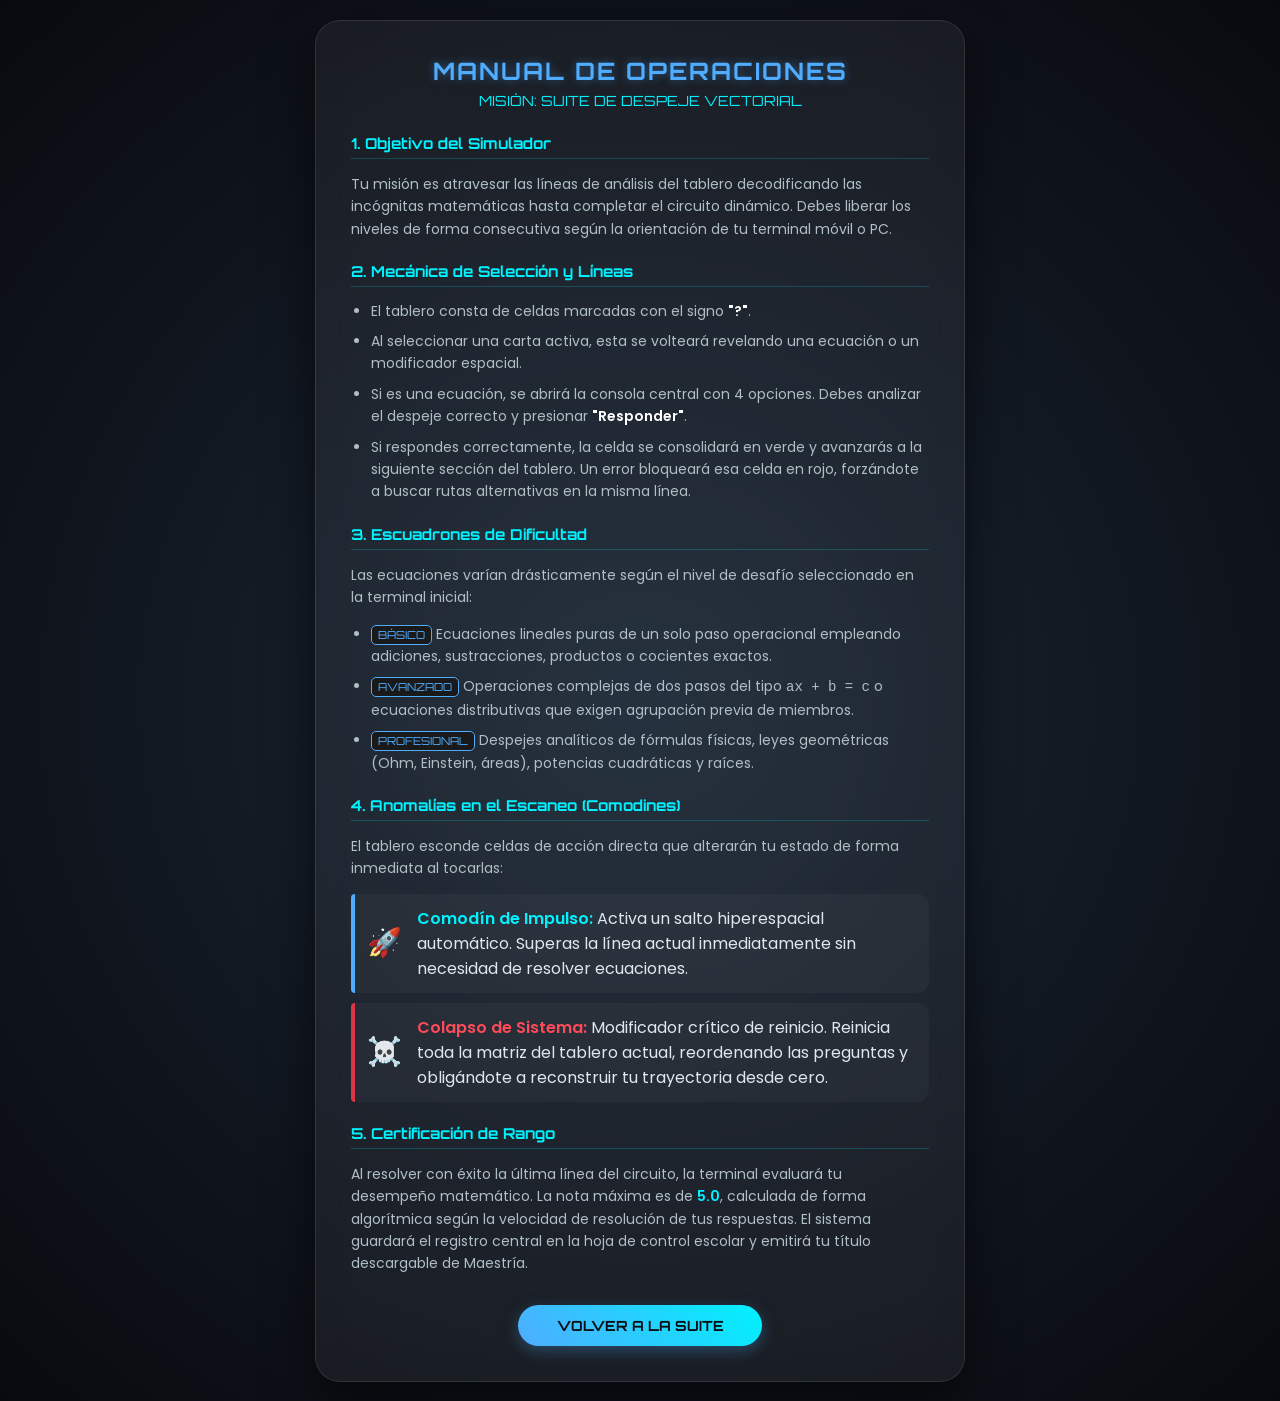
<file: instrucciones.html>
<!DOCTYPE html>
<html lang="es">
<head>
    <meta charset="UTF-8">
    <meta name="viewport" content="width=device-width, initial-scale=1.0">
    <title>Manual de Operaciones - Suite de Despeje</title>
    <link href="https://fonts.googleapis.com/css2?family=Orbitron:wght@400;700&family=Poppins:wght@300;400;600&display=swap" rel="stylesheet">
    <style>
        :root {
            --primary: #4facfe;
            --secondary: #00f2fe;
            --bg: #090a0f;
            --glass: rgba(255, 255, 255, 0.05);
        }

        body {
            font-family: 'Poppins', sans-serif;
            background: radial-gradient(circle at center, #1b2735 0%, var(--bg) 100%);
            color: #e0e6ed;
            margin: 0;
            padding: 20px;
            min-height: 100vh;
            display: flex;
            justify-content: center;
            align-items: center;
            box-sizing: border-box;
        }

        .instruction-card {
            background: var(--glass);
            backdrop-filter: blur(15px);
            border: 1px solid rgba(255,255,255,0.1);
            padding: 35px;
            border-radius: 25px;
            width: 100%;
            max-width: 650px;
            box-shadow: 0 20px 50px rgba(0,0,0,0.6);
            box-sizing: border-box;
        }

        h1 {
            font-family: 'Orbitron', sans-serif;
            color: var(--primary);
            font-size: 24px;
            text-align: center;
            margin-top: 0;
            text-transform: uppercase;
            letter-spacing: 2px;
            text-shadow: 0 0 10px rgba(79, 172, 254, 0.4);
        }

        .subtitle {
            text-align: center;
            font-size: 14px;
            color: var(--secondary);
            margin-top: -10px;
            margin-bottom: 25px;
            font-family: 'Orbitron', sans-serif;
            text-transform: uppercase;
        }

        h2 {
            font-family: 'Orbitron', sans-serif;
            font-size: 15px;
            color: var(--secondary);
            border-bottom: 1px solid rgba(0, 242, 254, 0.2);
            padding-bottom: 5px;
            margin-top: 22px;
        }

        p, li {
            font-size: 14px;
            line-height: 1.6;
            color: #b0bec5;
        }

        ul, ol {
            padding-left: 20px;
            margin: 8px 0;
        }

        li {
            margin-bottom: 8px;
        }

        .highlight {
            color: white;
            font-weight: 600;
        }

        /* Bloques de alerta de Comodines */
        .joker-box {
            display: flex;
            align-items: center;
            background: rgba(255, 255, 255, 0.03);
            border-left: 4px solid var(--primary);
            padding: 12px;
            border-radius: 4px 12px 12px 4px;
            margin: 10px 0;
        }

        .joker-box.danger {
            border-left-color: #dc3545;
        }

        .joker-icon {
            font-size: 28px;
            margin-right: 15px;
            min-width: 35px;
            text-align: center;
        }

        .btn-back {
            display: block;
            width: 100%;
            max-width: 220px;
            margin: 30px auto 0;
            background: linear-gradient(45deg, var(--primary), var(--secondary));
            border: none;
            padding: 12px;
            border-radius: 50px;
            font-family: 'Orbitron', sans-serif;
            font-weight: bold;
            color: #0b0e14;
            text-align: center;
            text-decoration: none;
            cursor: pointer;
            transition: all 0.3s ease;
            font-size: 14px;
            text-transform: uppercase;
            box-shadow: 0 5px 15px rgba(79, 172, 254, 0.3);
        }

        .btn-back:hover {
            transform: translateY(-2px);
            box-shadow: 0 8px 25px rgba(79, 172, 254, 0.5);
        }

        .difficulty-tag {
            background: #1a1a1a;
            border: 1px solid var(--primary);
            padding: 2px 6px;
            border-radius: 5px;
            font-size: 11px;
            font-family: 'Orbitron', sans-serif;
            color: var(--primary);
        }
    </style>
</head>
<body>

    <div class="instruction-card">
        <h1>Manual de Operaciones</h1>
        <div class="subtitle">Misión: Suite de Despeje Vectorial</div>

        <h2>1. Objetivo del Simulador</h2>
        <p>Tu misión es atravesar las líneas de análisis del tablero decodificando las incógnitas matemáticas hasta completar el circuito dinámico. Debes liberar los niveles de forma consecutiva según la orientación de tu terminal móvil o PC.</p>

        <h2>2. Mecánica de Selección y Líneas</h2>
        <ul>
            <li>El tablero consta de celdas marcadas con el signo <span class="highlight">"?"</span>.</li>
            <li>Al seleccionar una carta activa, esta se volteará revelando una ecuación o un modificador espacial.</li>
            <li>Si es una ecuación, se abrirá la consola central con 4 opciones. Debes analizar el despeje correcto y presionar <span class="highlight">"Responder"</span>.</li>
            <li>Si respondes correctamente, la celda se consolidará en verde y avanzarás a la siguiente sección del tablero. Un error bloqueará esa celda en rojo, forzándote a buscar rutas alternativas en la misma línea.</li>
        </ul>

        <h2>3. Escuadrones de Dificultad</h2>
        <p>Las ecuaciones varían drásticamente según el nivel de desafío seleccionado en la terminal inicial:</p>
        <ul>
            <li><span class="difficulty-tag">BÁSICO</span> Ecuaciones lineales puras de un solo paso operacional empleando adiciones, sustracciones, productos o cocientes exactos.</li>
            <li><span class="difficulty-tag">AVANZADO</span> Operaciones complejas de dos pasos del tipo <code>ax + b = c</code> o ecuaciones distributivas que exigen agrupación previa de miembros.</li>
            <li><span class="difficulty-tag">PROFESIONAL</span> Despejes analíticos de fórmulas físicas, leyes geométricas (Ohm, Einstein, áreas), potencias cuadráticas y raíces.</li>
        </ul>

        <h2>4. Anomalías en el Escaneo (Comodines)</h2>
        <p>El tablero esconde celdas de acción directa que alterarán tu estado de forma inmediata al tocarlas:</p>
        
        <div class="joker-box">
            <div class="joker-icon">🚀</div>
            <div>
                <span class="highlight" style="color: var(--secondary);">Comodín de Impulso:</span> Activa un salto hiperespacial automático. Superas la línea actual inmediatamente sin necesidad de resolver ecuaciones.
            </div>
        </div>

        <div class="joker-box danger">
            <div class="joker-icon">☠️</div>
            <div>
                <span class="highlight" style="color: #ff4a5a;">Colapso de Sistema:</span> Modificador crítico de reinicio. Reinicia toda la matriz del tablero actual, reordenando las preguntas y obligándote a reconstruir tu trayectoria desde cero.
            </div>
        </div>

        <h2>5. Certificación de Rango</h2>
        <p>Al resolver con éxito la última línea del circuito, la terminal evaluará tu desempeño matemático. La nota máxima es de <span class="highlight" style="color: var(--secondary);">5.0</span>, calculada de forma algorítmica según la velocidad de resolución de tus respuestas. El sistema guardará el registro central en la hoja de control escolar y emitirá tu título descargable de Maestría.</p>

        <!-- Enlace de regreso al archivo del juego -->
        <a href="index.html" class="btn-back">Volver a la Suite</a>
    </div>

</body>
</html>
</file>
